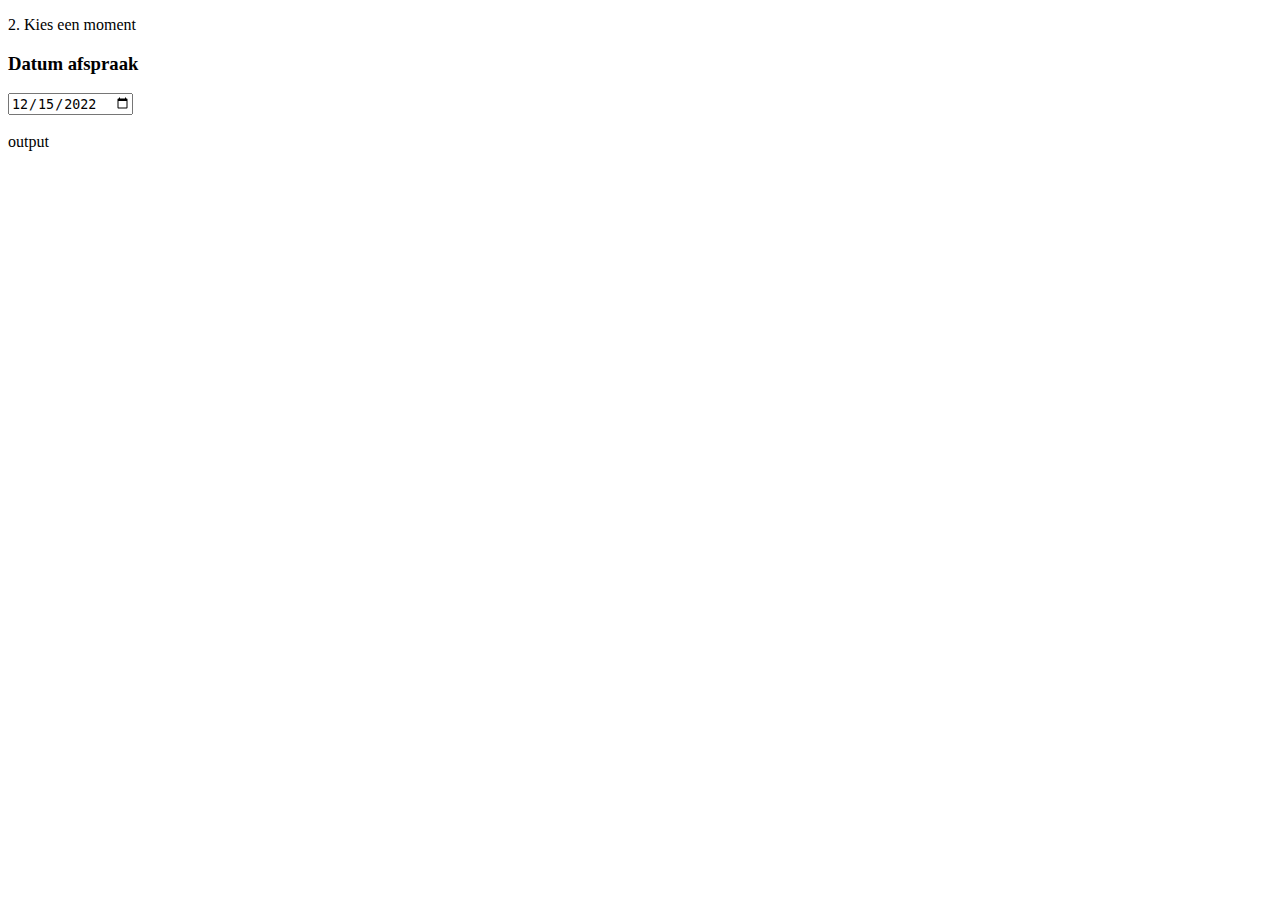
<file: api/testCalender.html>
<!DOCTYPE html>
<html lang="en">

<head>
    <meta charset="UTF-8">
    <meta http-equiv="X-UA-Compatible" content="IE=edge">
    <meta name="viewport" content="width=device-width, initial-scale=1.0">
    <title>Document</title>
</head>

<body>

    <p>2. Kies een moment</p>
    <label for="afspraakdatum">
        <h3>Datum afspraak</h3>
    </label>
    <input type="date" id="afspraakdatum" name="afspraakdatum" value="2022-12-15" min="2022-12-15" max="2024-11-011"
        required /><br><br>
    <div id="output">output</div>

    <script>
        document.getElementById("afspraakdatum").onchange = function () {
            updateValue();
        }
        function updateValue() {
            var input = document.getElementById("afspraakdatum").value;
            let datum = new Date(input);
            document.getElementById("output").innerHTML = datum.getDate() + "/"+(datum.getMonth()+1)+"/" +datum.getFullYear();
        }

    </script>
</body>

</html>
</file>
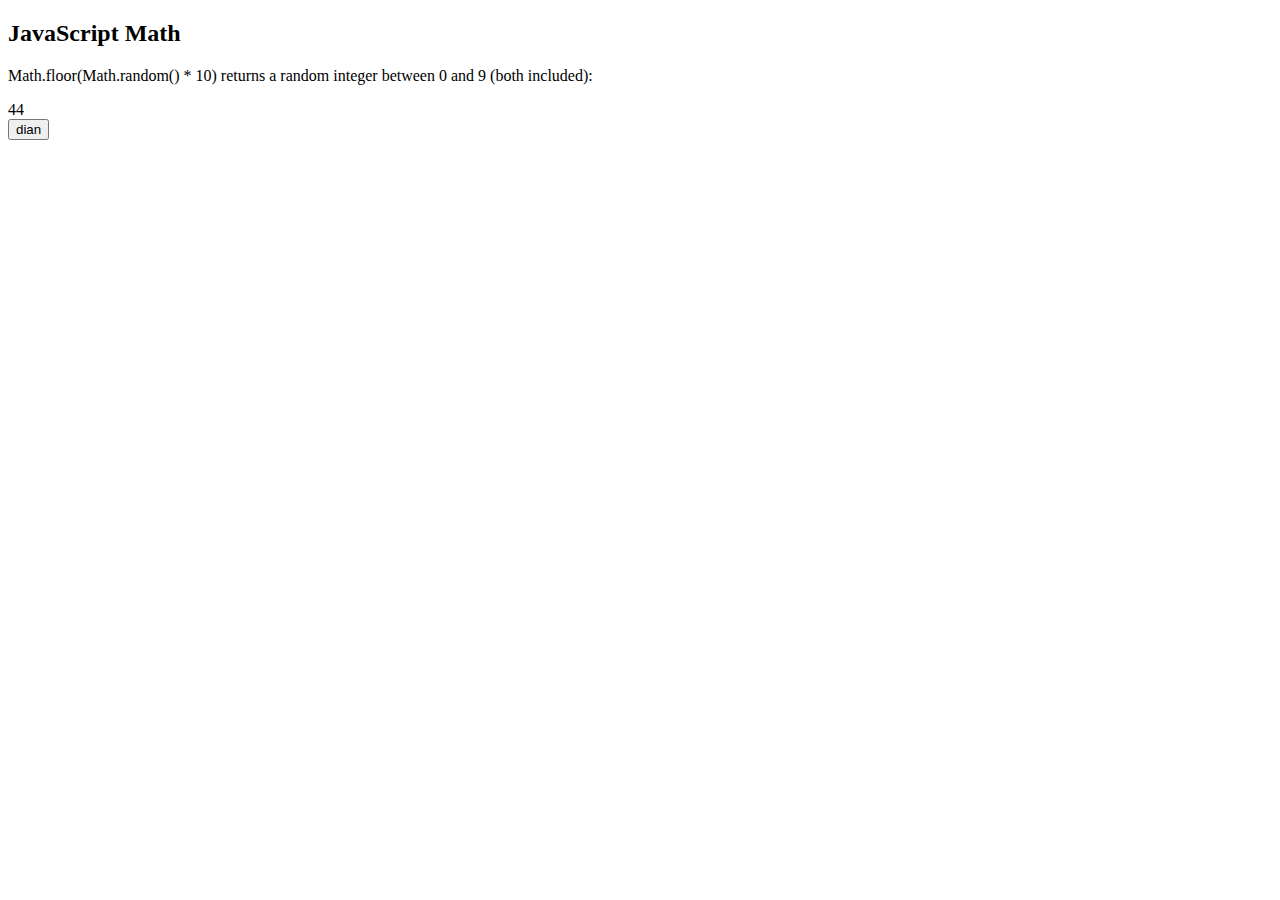
<file: api/随机点名.html>
<!DOCTYPE html>
<html lang="en">

<head>
    <meta charset="UTF-8">
    <meta http-equiv="X-UA-Compatible" content="IE=edge">
    <meta name="viewport" content="width=device-width, initial-scale=1.0">
    <title>Document</title>
</head>

<body>
    <h2>JavaScript Math</h2>

    <p>Math.floor(Math.random() * 10) returns a random integer between 0 and 9 (both
        included):</p>

    <div>44</div>

    <button> dian </button>
    <script>
        let btn = document.querySelector('button')
        let box = document.querySelector('div')

        let arr = ['找', '钱', '水', '利', '人', 'alex']
        btn.addEventListener('click', function () {
            box.innerHTML = arr[randomNumber(0, arr.length)]
        })

        const randomNumber = (min, max) => {
            var ran = Math.floor(Math.random() * (max - min)) + min
            console.log(ran);
            return ran;
        }

    </script>
</body>

</html>
</file>
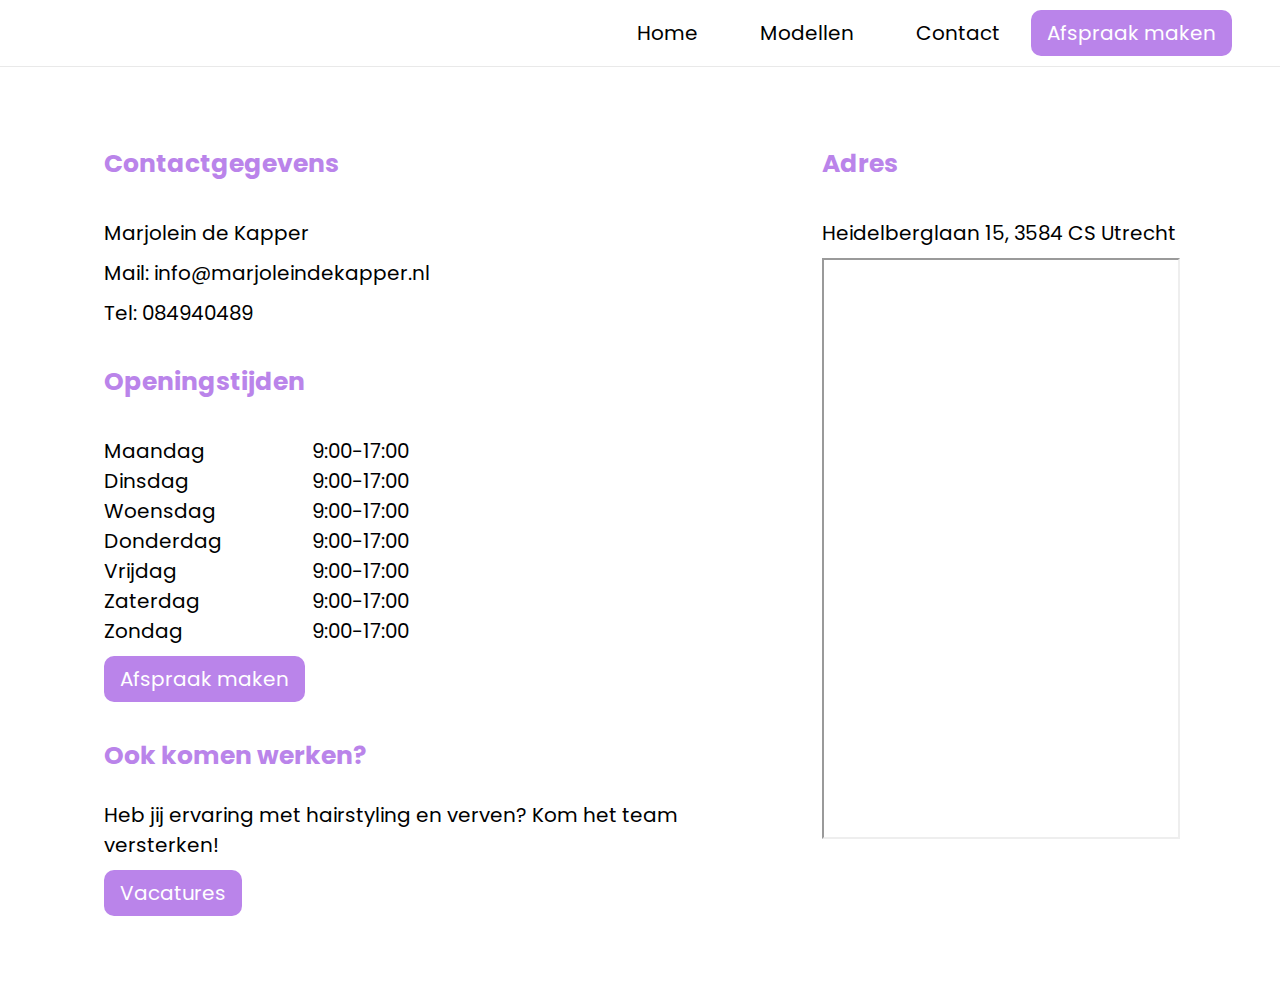
<file: api/Nina-kapperswebsite-final-main/contact/contact.html>
<!DOCTYPE html>
<html lang="en">
<head>
  <meta charset="UTF-8">
  <meta http-equiv="X-UA-Compatible" content="IE=edge">
  <meta name="viewport" content="width=device-width, initial-scale=1.0">
  <link rel="stylesheet" href="../global.css">
  <link rel="stylesheet" href="../header.css">
  <link rel="stylesheet" href="contact.css">
  <link rel="preconnect" href="https://fonts.googleapis.com">
  <link rel="preconnect" href="https://fonts.gstatic.com" crossorigin>
  <link href="https://fonts.googleapis.com/css2?family=Comfortaa&family=Covered+By+Your+Grace&family=Poppins&display=swap" rel="stylesheet">
  <link rel="stylesheet" href="https://cdnjs.cloudflare.com/ajax/libs/font-awesome/6.2.1/css/all.min.css"/>
  <title>Afspraak maken</title>
</head>

<body>

  <div class='headerback'>
      
    <div id="wrapper">
  
    <ul>
        <li><a href="../home/home.html">Home</a></li>
        <li><a href="#">Modellen</a></li>
        <li><a href="../contact/contact.html">Contact</a></li>
        <a href="../reserveringen/reserveringspage.php"><li><button>Afspraak maken</button></li></a>
        <i class="fa-solid fa-bars fa-2x"></i>
      </ul>

    </div>
</div>

  <div class='Contact'>
    <div id="wrapper">
      <div class="contactcontainer">
      <div class="insidecontactcontainer">
        <h3>Contactgegevens</h3>
        <p>Marjolein de Kapper</p>
        <p>Mail: info@marjoleindekapper.nl</p>
        <p>Tel: 084940489</p>
        <h3>Openingstijden</h3>
        
        
          <div class="openingstijden">
            <div>
              <p>Maandag</p>
              <p>Dinsdag</p>
              <p>Woensdag</p>
              <p>Donderdag</p>
              <p>Vrijdag</p>
              <p>Zaterdag</p>
              <p>Zondag</p>
            </div>
        
            <div>
              <p>9:00-17:00</p>
              <p>9:00-17:00</p>
              <p>9:00-17:00</p>
              <p>9:00-17:00</p>
              <p>9:00-17:00</p>
              <p>9:00-17:00</p>
              <p>9:00-17:00</p>
            </div>
            
          </div>

          <a href="../reserveringen/reserveringspage.php"><button>Afspraak maken</button></a>

          <div>
          <h3>Ook komen werken?</h3>
          <p>Heb jij ervaring met hairstyling en verven? Kom het team versterken!</p>
          </div>
          <button>Vacatures</button><br>
        
      </div>
     

      <div class="insidecontactcontainer">
        <h3>Adres</h3>
        <p>Heidelberglaan 15, 3584 CS Utrecht</p>
        <iframe class="mapskaart" src="https://www.google.com/maps/embed?pb=!1m18!1m12!1m3!1d2451.7473869903088!2d5.173799280482877!3d52.08432827983315!2m3!1f0!2f0!3f0!3m2!1i1024!2i768!4f13.1!3m3!1m2!1s0x47c6693e9a2d0c9f%3A0xa9867c6558813da4!2sHogeschool%20Utrecht%2C%20Heidelberglaan%2015%2C%203584%20CS%20Utrecht!5e0!3m2!1snl!2snl!4v1669648273038!5m2!1snl!2snl"  allowfullscreen="" loading="lazy" referrerpolicy="no-referrer-when-downgrade"> </iframe>
      </div>
    
    </div>
  </div>

</div>



</body>

</html>
</file>
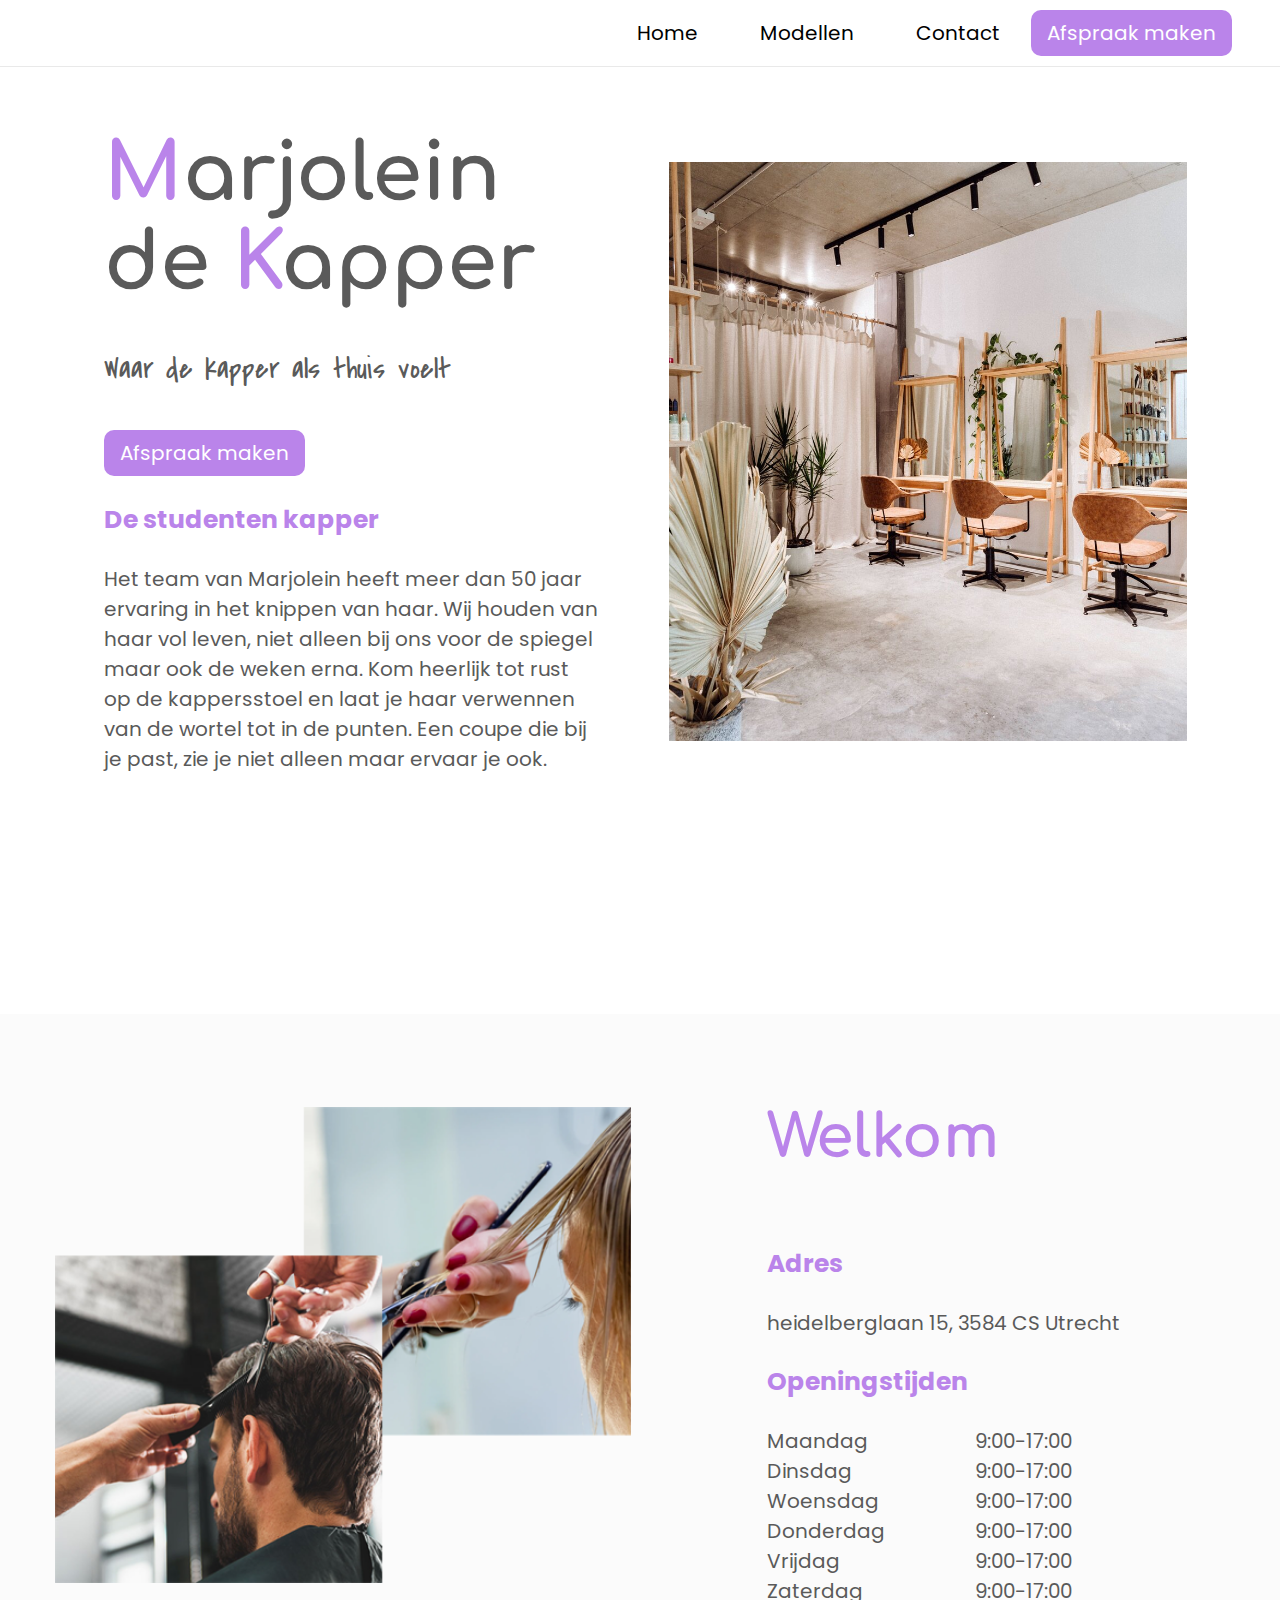
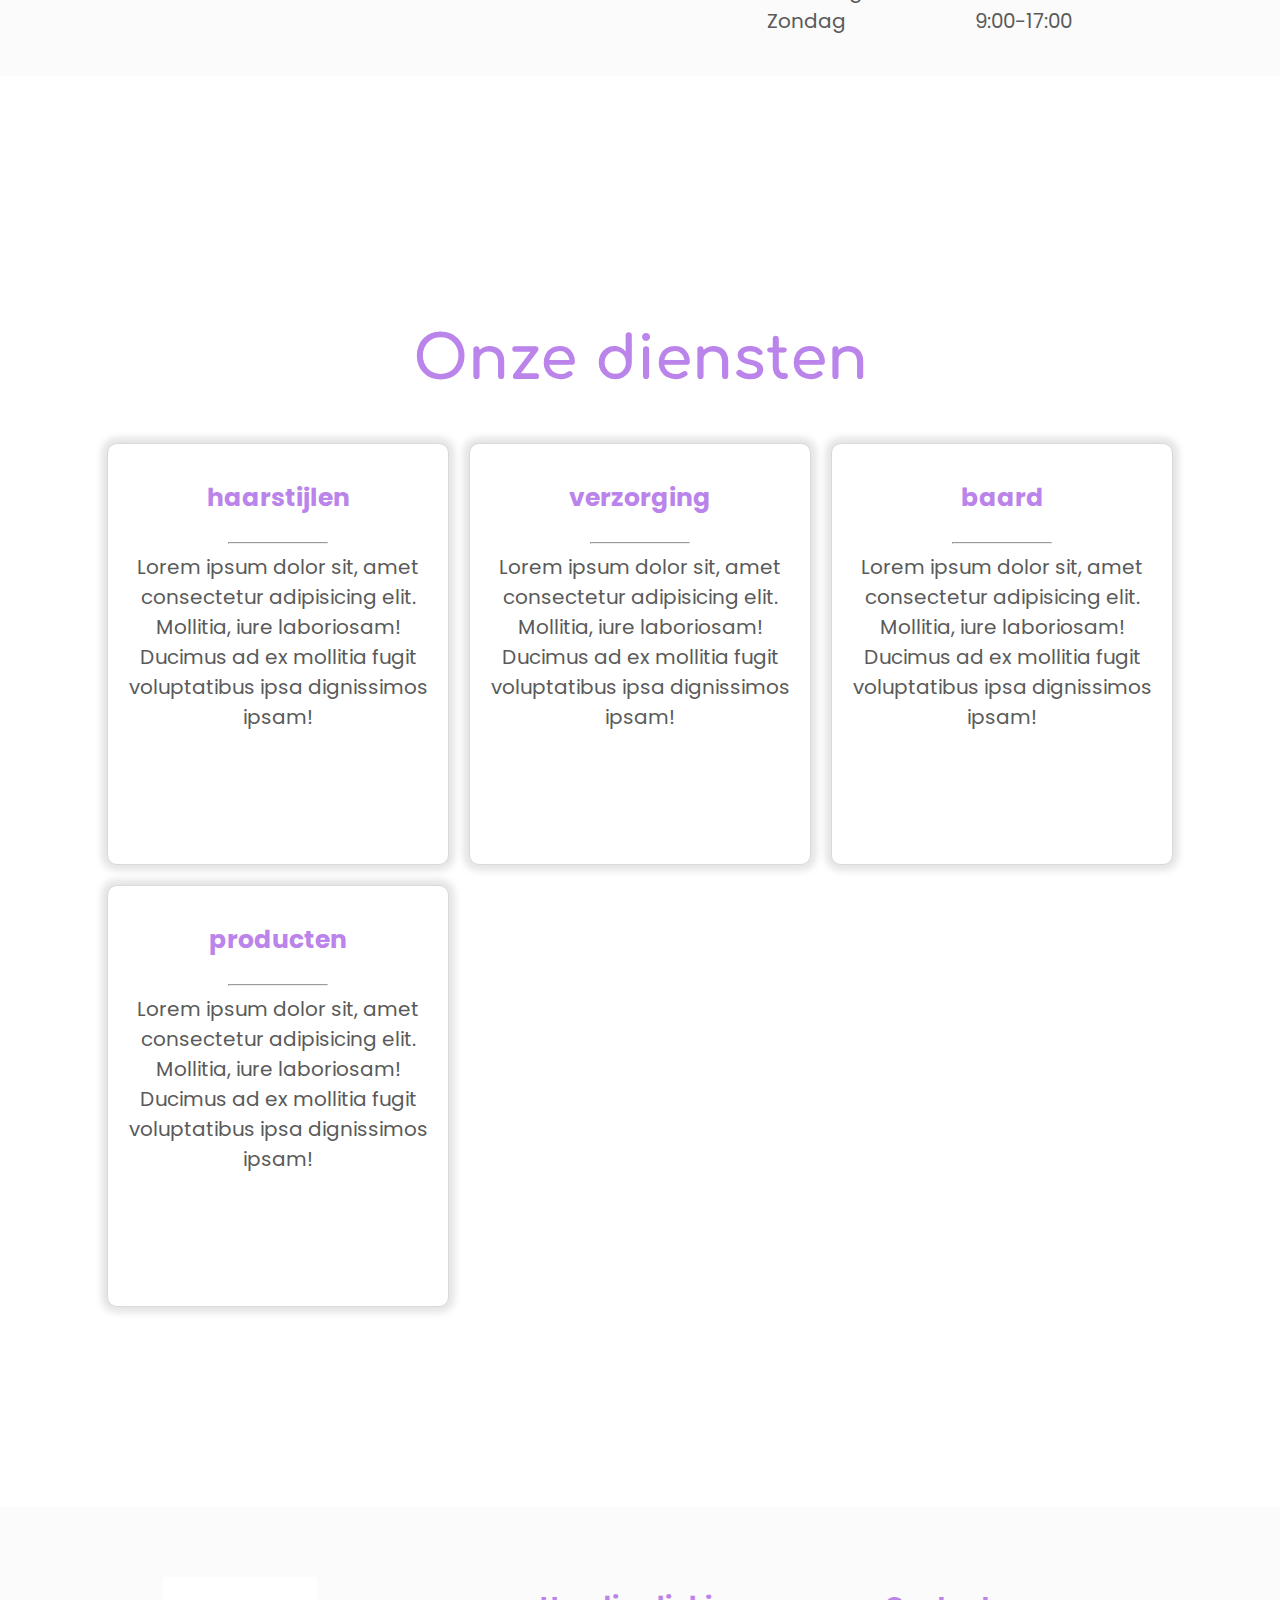
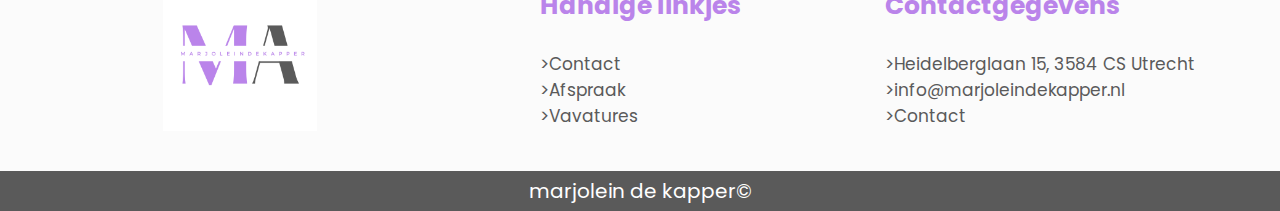
<file: api/Nina-kapperswebsite-final-main/home/home.html>
<html lang="en">
<link rel="stylesheet" href="home.css">
<link rel="stylesheet" href="../header.css">
<link rel="stylesheet" href="../global.css">

<head>
  <link rel="preconnect" href="https://fonts.googleapis.com">
  <link rel="preconnect" href="https://fonts.gstatic.com" crossorigin>
  <link href="https://fonts.googleapis.com/css2?family=Comfortaa:wght@300&family=Poppins&display=swap" rel="stylesheet">
  <link rel="preconnect" href="https://fonts.googleapis.com">
  <link rel="preconnect" href="https://fonts.gstatic.com" crossorigin>
  <link href="https://fonts.googleapis.com/css2?family=Covered+By+Your+Grace&display=swap" rel="stylesheet">
  <link rel="stylesheet" href="https://cdnjs.cloudflare.com/ajax/libs/font-awesome/6.2.1/css/all.min.css"/>

  <meta charset="UTF-8">
  <meta http-equiv="X-UA-Compatible" content="IE=edge">
  <meta name="viewport" content="width=device-width, initial-scale=1.0">
  <title>Document</title>
</head>

<body>
  <div class='headerback'>
      
    <div id="wrapper">
  
      <ul>
        <li><a href="../home/home.html">Home</a></li>
        <li><a href="#">Modellen</a></li>
        <li><a href="../contact/contact.html">Contact</a></li>
        <a href="../reserveringen/reserveringspage.php"><li><button>Afspraak maken</button></li></a>
        <i class="fa-solid fa-bars fa-2x"></i>
      </ul>

    </div>
</div>

  <div class="Home">

    <section class='pagina1'>
      <div class="grid-container1">
        <div class='logo'>
          <h1> <span>M</span>arjolein <br>de <span>K</span>apper</h1>
        </div>


        <div class='motto'>
          <h4>Waar de kapper als thuis voelt</h4>
        </div>

        <div class='knop1'>
          <a href="../reserveringen/reserveringspage.php"><button>Afspraak maken</button></a>
        </div>



        <div class='tekst1'>
          <div>
            <h3>De studenten kapper</h3>
          </div>

          <div>
            <p>Het team van Marjolein heeft meer dan 50 jaar ervaring in het knippen van haar. Wij houden van haar vol leven, niet alleen bij ons voor de spiegel maar ook de weken erna. Kom heerlijk tot rust op de kappersstoel en laat je haar verwennen van de wortel tot in de punten.

              Een coupe die bij je past, zie je niet alleen maar ervaar je ook.
               </p>
          </div>
        </div>
      </div>

      <div class="grid-container2">
        <img class="foto1" src="../Images/kapperfoto1.jpg" alt='foto' />
      </div>

    </section>

    <section class='pagina2'>


      <div class='container4'>
        <img class="foto2" src="../Images/kapperfoto2.png" alt='foto' />
      </div>

      <div class="container3">

        <div class='titel1'>
          <h2>Welkom</h2>
        </div>


        <div class="adres">
          <H3>Adres</H3>
          <p>heidelberglaan 15, 3584 CS Utrecht</p>
        </div>

        <div class="openingstijden">
          <h3>Openingstijden</h3>

          <div class="tijden">
            <div>
              <p>Maandag</p>
              <p>Dinsdag</p>
              <p>Woensdag</p>
              <p>Donderdag</p>
              <p>Vrijdag</p>
              <p>Zaterdag</p>
              <p>Zondag</p>
            </div>

            <div>
              <p>9:00-17:00</p>
              <p>9:00-17:00</p>
              <p>9:00-17:00</p>
              <p>9:00-17:00</p>
              <p>9:00-17:00</p>
              <p>9:00-17:00</p>
              <p>9:00-17:00</p>
            </div>

          </div>
        </div>

      </div>
    </section>

    <section class="pagina3">

      <div class="titel2">
        <h2>Onze diensten</h2>
      </div>

      <div class="boxen">

        <div class="box1">
          <H3>haarstijlen</h3>
          <hr>
          <p>Lorem ipsum dolor sit, amet consectetur adipisicing elit. Mollitia, iure laboriosam! Ducimus ad ex mollitia
            fugit voluptatibus ipsa dignissimos ipsam!</p>
        </div>


        <div class="box2">
          <H3>verzorging</h3>
          <hr>
          <p>Lorem ipsum dolor sit, amet consectetur adipisicing elit. Mollitia, iure laboriosam! Ducimus ad ex mollitia
            fugit voluptatibus ipsa dignissimos ipsam!</p>
        </div>

        <div class="box3">
          <H3>baard</h3>
          <hr>
          <p>Lorem ipsum dolor sit, amet consectetur adipisicing elit. Mollitia, iure laboriosam! Ducimus ad ex mollitia
            fugit voluptatibus ipsa dignissimos ipsam!</p>
        </div>

        <div class="box4">
          <H3>producten</h3>
          <hr>
          <p>Lorem ipsum dolor sit, amet consectetur adipisicing elit. Mollitia, iure laboriosam! Ducimus ad ex mollitia
            fugit voluptatibus ipsa dignissimos ipsam!</p>
        </div>
      </div>

    </section>

    <section class="pagina4">

      <div class="foto3">
        <img class="foto3" src="../Images/kapperfoto3.jpg" alt="Logo">

      </div>

      <div class="handigelinks">
        <h3>Handige linkjes</h3>

        <div class="links">
          <a href="">>Contact</a>
          <a href="">>Afspraak</a>
          <a href="">>Vavatures</a>
        </div>
      </div>

      <div class="info">
        <h3>Contactgegevens</h3>
        <div class="links">

          <a href="">>Heidelberglaan 15, 3584 CS Utrecht</a>
          <a href="">>info@marjoleindekapper.nl</a>
          <a href="">>Contact</a>
        </div>
      </div>



    </section>

    <footer>
      <div class="copyright">
        <p>marjolein de kapper&#169</p>
      </div>
    </footer>










  </div>


</body>

</html>
</file>
<file: api/Nina-kapperswebsite-final-main/global.css>
#wrapper{
width: 90%;
margin-left: auto;
margin-right: auto;
}

body {
  margin: 0;
  padding: 0;
}

:root{
  --Paars:#BA84EA;
  --Lichtpaars:#FBFBFB;/*achtergrond homepage&footer*/
  --Wit:#FFFFFF;
  --Grijs:#5A5A5A;
  --Lichtgrijs:#E9E9E9;/*voor borders*/
  --Donkergrijs :#5A5A5A;/*footer onderste deel*/
}

h1{
  font-size: 80px;
  font-family: "Comfortaa";
  margin:0;
}

h2{
  font-size: 60px;
  font-family: "Comfortaa";
  color: var(--Paars);
}

h3{
  font-size: 25px;
  font-family: "Poppins";
  color: var(--Paars);
}

h4{
  font-size: 30px;
  font-family: "Covered by your grace";

}

h5{
  font-size: 18px;
  font-family: "Poppins";
  color: var(--Paars);
}


p{
  font-size: 20px;
  font-family: "Poppins";
  margin:0;
}

li{
  font-size: 20px;
  font-family: "Poppins";
  margin:0;
}

button{
  background-color: var(--Paars);
  border: none;
  border-radius: 10px;
  padding: 8px 16px;
  color: var(--Wit);
  font-family: Poppins;
  font-size: 20px;
  width:fit-content;
  height: fit-content;
  transition: .3s;
}

button:hover{
  opacity: .5;
  transition: .3s;
}


/* hide scrollbar to prevent weird shifting */
body::-webkit-scrollbar{
display: none;
}

body {
  -ms-overflow-style: none;  /* IE and Edge */
  scrollbar-width: none;  /* Firefox */
}


/* responsive tekst ipad*/
    @media (max-width: 767px){
      h1{
        font-size: 60px;
        font-family: "Comfortaa";
        margin:0;
      }
      
      h2{
        font-size: 50px;
        font-family: "Comfortaa";
        color: var(--Paars);
      }
      
      h3{
        font-size: 30px;
        font-family: "Poppins";
        color: var(--Paars);
      }
      
      h4{
        font-size: 30px;
        font-family: "Covered by your grace";
      
      }
      
      h5{
        font-size: 18px;
        font-family: "Poppins";
        color: var(--Paars);
      }
      
      
      p{
        font-size: 18px;
        font-family: "Poppins";
        margin:0;
      }
      
      
      }  
    
      
   
/* responsive tekst telefoon*/
    @media (max-width: 480px){
      h1{
        font-size: 48px;
        font-family: "Comfortaa";
        margin:0;
      }
      
      h2{
        font-size: 38px;
        font-family: "Comfortaa";
        color: var(--Paars);
      }
      
      h3{
        font-size: 20px;
        font-family: "Poppins";
        color: var(--Paars);
      }
      
      h4{
        font-size: 25px;
        font-family: "Covered by your grace";
      
      }
      
      h5{
        font-size: 18px;
        font-family: "Poppins";
        color: var(--Paars);
      }
      
      
      p{
        font-size: 18px;
        font-family: "Poppins";
        margin:0;
      }
      /* responsive gap homepage tijden */
      .tijden {
        gap: 45px;
      
      }
      /* responsive boxes homepage */
      .box1,
      .box2,
      .box3,
      .box4 {
        
        width: 90%;
       
        
       
      }
      
      }  













/* old */
/* h1{
  font-size: 115px;
  font-family: "Comfortaa";
}

h2{
  font-size: 100px;
  font-family: "Comfortaa";
}

h3{
  font-size: 30px;
  font-family: "Poppins";
  color: var(--Paars);
}

h4{
  font-size: 40px;
  font-family: "Covered by your grace";
}

p{
  font-size: 25px;
  font-family: "Poppins";
} */


/* 
(het zijn alle fonts die we noodig heb)
font-family: 'Comfortaa', cursive;
font-family: 'Covered By Your Grace', cursive;
font-family: 'Poppins', sans-serif; */
</file>
<file: api/Nina-kapperswebsite-final-main/header.css>
.headerback{
  background-color: var(--Wit);
  border-bottom: 1.5px solid var(--Lichtgrijs);
  position: fixed;
  top:0;
  width:100%;
  z-index: 1;
}

ul {
  list-style-type: none;
  margin: 0;
  margin-right: -26px;
  padding: 0;
  overflow: hidden;
  display: flex;
  justify-content: flex-end;
  padding: 10px;
}

li {
  float:left;
}

li a {
  display: block;
  color: black;
  text-align: center;
  text-decoration: none;
  padding: 8px 16px;
  margin-left: 15px;
  margin-right: 15px;
}


li a:hover {
  opacity: 0.5;
}

.active {
  opacity: 0.5;
}


.fa-solid.fa-bars.fa-2x{
  color: var(--Donkergrijs);
  display: none;
  padding: 8px 16px;
}

@media (max-width: 800px){
  li{
    display: none;
  }
  .fa-solid.fa-bars.fa-2x{
    display: block;
  }
  
  }
</file>
<file: api/Nina-kapperswebsite-final-main/contact/contact.css>
.Contact{
  margin-top: 80px;
}

.contactcontainer{
display: grid;
grid-template-columns: auto auto;
}

.insidecontactcontainer{
 display: flex;
 flex-direction: column;
 row-gap: 10px;
 padding: 40px;

}

.openingstijden{
display: grid;
grid-template-columns: auto auto;
max-width:max-content;
gap: 90px;
}

.mapskaart{
 width: 100%;
 height: 70%;
}



@media (max-width: 800px){
.contactcontainer{
  display: grid;
  grid-template-columns: auto;
}  
  
.mapskaart{
  width: 100%;
 height: 50vh;
}

}
</file>
<file: api/Nina-kapperswebsite-final-main/home/home.css>
p,
h2,
h3,
h4,
h5,
h6 {
  color: #5A5A5A;
  
}




h4 {
  font-size: 30px;
  font-weight: lighter;

}

.pagina1 {
  display: grid;
  grid-template-columns: 1fr 1fr;
  margin-top: 90px;
  width: 90%;
  margin-left: auto;
  margin-right: auto;
}


span {
  color: #BA84EA;
}

.logo { 
  color: #5A5A5A;
}




.foto1 {
  width: 90%;
  height: 80%;
  object-fit: cover;
}



.grid-container1 {
  /* padding-left: 70px; */
  padding: 40px;
}

.grid-container2 {
  display: flex;
  justify-content: center;
  align-items: center;
}



.pagina2 {
  background-color: #fbfbfb;
  margin-top: 200px;
  display: grid;
  grid-template-columns: repeat(2, 1fr);
  max-width: 100%;
  padding: 40px;
}


.container3 {
  display: grid;
  align-content: center;
 
  margin-left: auto;
  margin-right: auto;
}

.titel1 {


  color: #BA84EA;

}


.tijden {
  display: grid;
  grid-template-columns: auto auto;
  max-width: max-content;
  gap: 90px;

}

.container4 {
  padding: 15px;
  display: grid;
  align-content: center;
  
  margin-left: auto;
  margin-right: auto;
}

.foto2 {
  width: 45vw;
}

.pagina3 {
  margin-top: 200px;
  display: grid;

}

.titel2 {
  text-align: center;
  color: #BA84EA;
}

.boxen {
  display: grid;
  grid-template-columns: repeat(4, 1fr);
  gap: 20px;
  align-items: center;
  justify-content: center;
  width: 80vw;
  margin-left: auto;
  margin-right: auto;
}

.box1,
.box2,
.box3,
.box4 {
  background-color: rgb(255, 255, 255);
  width: 320px;
  height: 400px;
  text-align: center;
  border: 1px solid #DAD9D9;
  border-radius: 10px;
  box-shadow: 0 0 6px 6px rgb(128, 128, 128, 0.2);
  padding: 10px;
}

hr {
  width: 98px;
  background-color: #e9e9e9;
  color: #e9e9e9;

}


.pagina4 {
  background-color: #fbfbfb;
  margin-top: 200px;
  display: grid;
  grid-template-columns: repeat(3, 1fr);
  padding: 40px;
  justify-items: center;
}


.foto3 {
 width: 12vw;
  display: grid;
  padding-top: 15px;
  /* justify-content: space-around; */
}

.handigelinks {
  display: grid;
  padding-top: 15px;
  /* justify-content: space-around; */
}

.links a {
  display: grid;
  text-decoration: none;
  font-size: 17px;
  font-family: "Poppins";
  margin: 0;
  color: #5A5A5A;
}

.info {
  display: grid;
  
  /* justify-content: space-around; */
  padding-top: 15px;
}

footer {
  height: 40px;
  background-color: #5A5A5A;
}

footer p {
  color: white;
  text-align: center;
  font-size: 20px;
  padding-top: 5px;
}


/* responsive boxes en beginscherm*/

@media (max-width: 1500px){
  .boxen {
    display: grid;
    grid-template-columns: repeat(3, 1fr);
  }

  }  

  @media (max-width: 1200px){
    .boxen {
      display: grid;
      grid-template-columns: repeat(2, 1fr);
    }
  
    }  
@media (max-width: 1000px){
  .pagina1 {
    display: grid;
    grid-template-columns: auto;
    justify-content: center;
  }
  h1{
    font-size: 10px;
  }

  }  


/* responsive rest vd page */
@media (max-width: 800px){

  .pagina2 {
    display: grid;
    grid-template-columns: repeat(1, 1fr);
  }

  .pagina4 {
    grid-template-columns: repeat(1, 1fr);
   text-align: center;
   justify-items: center;

  }
  .foto1 {
    width: 90%;
  }

  .foto2 {
    width: 100%;
  }
  .boxen {
    display: flex;
    flex-direction: column;
  }

  .container3, .container4{
    width: 90%;
    justify-content: center;
  }


 .grid-container1{
  display: flex;
  flex-direction: column;
  align-items: center;
 }

 h1, h2{
  text-align: center;
 }

 .foto3{
  width: 30vw;
 }


}
</file>
